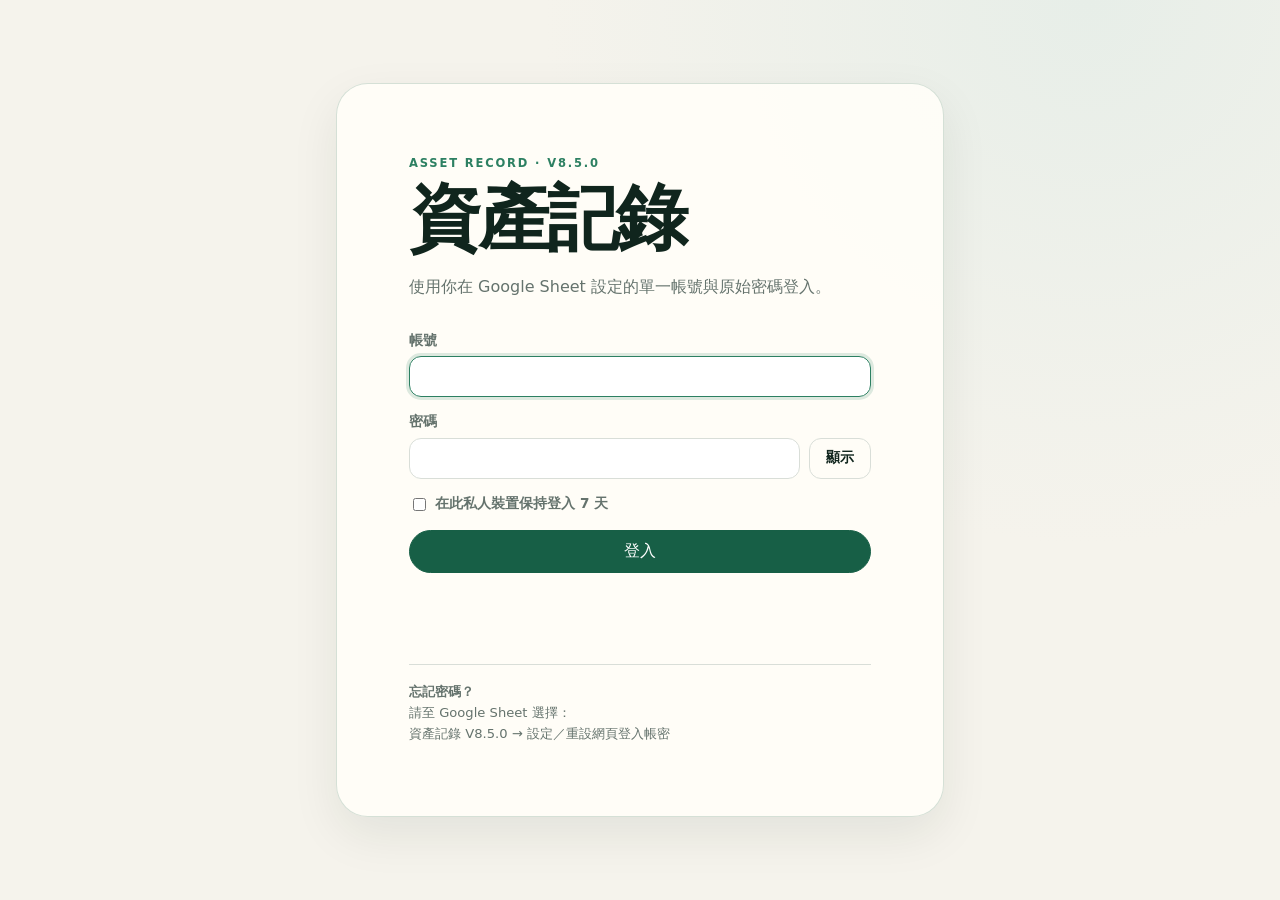
<file: docs/index.html>
<!doctype html>
<html lang="zh-Hant">
<head>
  <meta charset="utf-8">
  <meta name="viewport" content="width=device-width,initial-scale=1">
  <meta name="color-scheme" content="light">
  <title>資產記錄 v8.5.0</title>
  <link rel="stylesheet" href="styles.css">
  <link rel="stylesheet" href="backup-restore/backup-restore.css">
</head>
<body>
  <noscript>此操作介面需要 JavaScript。</noscript>

  <main id="loginView" class="login-shell">
    <section class="login-card" aria-labelledby="loginTitle">
      <div class="eyebrow">ASSET RECORD · V8.5.0</div>
      <h1 id="loginTitle">資產記錄</h1>
      <p>使用你在 Google Sheet 設定的單一帳號與原始密碼登入。</p>
      <form id="loginForm" class="stack">
        <label>帳號<input id="loginUsername" name="username" autocomplete="username" required minlength="3" maxlength="40"></label>
        <label>密碼
          <span class="password-control"><input id="loginPassword" name="password" type="password" autocomplete="current-password" required><button id="toggleLoginPassword" type="button" class="ghost">顯示</button></span>
        </label>
        <label class="inline-check remember-check"><input id="rememberMe" type="checkbox"> 在此私人裝置保持登入 7 天</label>
        <button id="loginSubmit" class="primary" type="submit">登入</button>
        <p id="loginError" class="form-error" role="alert"></p>
      </form>
      <div class="login-help"><strong>忘記密碼？</strong><br>請至 Google Sheet 選擇：<br>資產記錄 V8.5.0 → 設定／重設網頁登入帳密</div>
    </section>
  </main>

  <div id="appView" class="app-shell" hidden>
    <header class="topbar">
      <div><div class="eyebrow">ASSET RECORD</div><strong>資產記錄</strong></div>
      <div class="top-actions"><span id="syncState" class="status-pill">準備就緒</span><button id="logoutButton" class="ghost" type="button">登出</button></div>
    </header>
    <div id="recalcWarning" class="warning" role="status" hidden>資料已變更，等待集中重算；目前仍可查閱既有資料。</div>
    <div id="globalError" class="global-error" role="alert" hidden></div>

    <nav class="view-tabs" aria-label="主要功能">
      <button type="button" data-view="overview" class="active">總覽</button>
      <button type="button" data-view="transactions">交易</button>
      <button type="button" data-view="instruments">投資標的</button>
      <button type="button" data-view="cashflows">資金流水</button>
      <button type="button" data-view="system">系統</button>
    </nav>

    <main class="content">
      <section id="view-overview" class="view active-view" aria-labelledby="overviewTitle">
        <div class="section-head"><div><p class="eyebrow">PORTFOLIO</p><h1 id="overviewTitle">投資總覽</h1></div><button type="button" class="ghost refresh-view">更新畫面</button></div>
        <div id="metricCards" class="metric-grid six-cards"></div>
        <div class="trend-stack">
          <article class="panel trend-panel"><div class="panel-title"><h2>投資以來</h2><span>淨資產／外部淨投入</span></div><svg id="longTermTrendChart" viewBox="0 0 760 300" role="img" aria-label="投資以來資產趨勢"></svg></article>
          <article class="panel trend-panel"><div class="panel-title"><h2>最近六個月</h2><span>淨資產／外部淨投入</span></div><svg id="sixMonthTrendChart" viewBox="0 0 760 300" role="img" aria-label="最近六個月資產趨勢"></svg></article>
        </div>
        <div class="panel-grid overview-lower">
          <article class="panel"><div class="panel-title"><h2>資產配置</h2><span>依最新完整資料</span></div><div id="allocationList" class="allocation"></div></article>
          <article class="panel"><div class="panel-title"><h2>需要留意</h2><span>最多三項</span></div><div id="alertList" class="alert-list"></div></article>
        </div>
        <div id="systemStatusBar" class="system-status-bar" role="status"></div>
      </section>

      <section id="view-transactions" class="view" aria-labelledby="transactionsTitle" hidden>
        <div class="section-head"><div><p class="eyebrow">LEDGER</p><h1 id="transactionsTitle">交易</h1></div><button id="newTransaction" class="primary" type="button">新增交易</button></div>
        <form id="transactionFilters" class="filters wide">
          <input name="query" type="search" placeholder="搜尋標的代號或名稱">
          <input name="assetCode" placeholder="標的代號">
          <select name="type"><option value="">全部類型</option><option value="buy">買進</option><option value="sell">賣出</option><option value="dividend">現金股利</option><option value="stock_dividend">股票股利</option><option value="split">分割</option><option value="reverse_split">反向分割</option><option value="adjustment">現金調整</option></select>
          <input name="dateFrom" type="date" aria-label="起始日期"><input name="dateTo" type="date" aria-label="結束日期">
          <select name="deleted"><option value="active">有效資料</option><option value="deleted">已刪除</option><option value="all">全部</option></select>
          <button type="submit">套用</button>
        </form>
        <div id="transactionTable" class="table-wrap responsive-table"></div><div id="transactionPager" class="pager"></div>
      </section>

      <section id="view-instruments" class="view" aria-labelledby="instrumentsTitle" hidden>
        <div class="section-head"><div><p class="eyebrow">INSTRUMENTS</p><h1 id="instrumentsTitle">投資標的</h1></div><button id="newAsset" class="primary" type="button">新增標的</button></div>
        <form id="instrumentFilters" class="filters">
          <input name="query" type="search" placeholder="搜尋代號或名稱">
          <select name="type"><option value="">全部類型</option><option value="tw_stock">台股</option><option value="us_stock">美股</option><option value="fund">基金</option></select>
          <select name="status"><option value="all">全部狀態</option><option value="held">持有中</option><option value="closed">已清倉</option><option value="price_error">價格更新異常</option></select>
          <button type="submit">套用</button>
        </form>
        <article class="panel list-panel"><div class="panel-title"><h2>目前持倉與標的績效</h2><span>目前價格、報酬率與 XIRR</span></div><div id="performanceTable" class="table-wrap responsive-table"></div><div id="performancePager" class="pager"></div></article>
        <article class="panel list-panel"><div class="panel-title"><h2>標的設定</h2><span>價格／淨值更新狀態</span></div><div id="assetTable" class="table-wrap responsive-table"></div><div id="assetPager" class="pager"></div></article>
      </section>

      <section id="view-cashflows" class="view" aria-labelledby="cashflowsTitle" hidden>
        <div class="section-head"><div><p class="eyebrow">CASH FLOW</p><h1 id="cashflowsTitle">資金流水</h1></div><button id="newCashFlow" class="primary" type="button">新增流水</button></div>
        <form id="cashFlowFilters" class="filters wide">
          <input name="query" type="search" placeholder="搜尋備註">
          <select name="type"><option value="">全部類型</option><option value="入金">入金</option><option value="出金">出金</option></select>
          <select name="currency"><option value="">全部幣別</option><option>TWD</option><option>USD</option><option>JPY</option><option>EUR</option><option>GBP</option><option>CNY</option><option>HKD</option></select>
          <input name="dateFrom" type="date" aria-label="起始日期"><input name="dateTo" type="date" aria-label="結束日期">
          <select name="deleted"><option value="active">有效資料</option><option value="deleted">已刪除</option><option value="all">全部</option></select>
          <button type="submit">套用</button>
        </form>
        <div id="cashFlowTable" class="table-wrap responsive-table"></div><div id="cashFlowPager" class="pager"></div>
      </section>

      <section id="view-system" class="view system-page" aria-labelledby="systemTitle" hidden>
        <div class="section-head"><div><p class="eyebrow">SYSTEM</p><h1 id="systemTitle">系統</h1></div><button type="button" class="ghost refresh-view">更新狀態</button></div>
        <article class="panel system-section"><div class="panel-title"><h2>帳號與安全</h2><span>Session 與登入狀態</span></div><div id="accountSecurityStatus" class="status-grid"></div><div class="maintenance-actions"><button id="changePassword" type="button">變更網頁登入密碼</button><button id="logoutAllDevices" class="danger-button" type="button">登出所有裝置</button></div><p class="muted">忘記密碼時，請回到 Google Sheet 的「資產記錄 V8.5.0」選單重設。</p></article>
        <article class="panel system-section"><div class="panel-title"><h2>資料維護</h2><span>工作統一由每日排程處理</span></div><div id="jobCards" class="job-grid"></div><div class="maintenance-actions"><button id="requestMarket" type="button">排入市場更新</button><button id="requestRebuild" class="primary" type="button">排入完整歷史重建</button></div></article>
        <article class="panel system-section backup-page"><div class="section-head compact"><div><h2>備份與還原</h2><p class="muted">沿用 v8.4 完整備份與可回復還原流程。</p></div><div class="section-actions"><button id="restoreData" class="ghost" type="button">還原資料</button><button id="newBackup" class="primary" type="button">建立新備份</button></div></div><div id="backupOverview" class="backup-overview" aria-live="polite"></div><div id="restoreRecovery" class="restore-recovery" aria-live="assertive" hidden></div><div class="backup-list-actions"><label class="inline-check"><input id="showInvalidBackups" type="checkbox"> 顯示無效備份</label><button id="addLegacyBackup" class="ghost" type="button">加入其他備份檔</button><button id="refreshBackups" class="ghost" type="button">載入／更新備份清單</button></div><div id="backupTable" class="table-wrap backup-table"></div></article>
        <article class="panel system-section"><div class="panel-title"><h2>系統資訊</h2><span>版本與每日排程</span></div><div id="systemInfo" class="status-grid"></div><details id="technicalInfo"><summary>技術資訊</summary><pre id="technicalInfoBody"></pre></details></article>
      </section>
    </main>
  </div>

  <dialog id="editorDialog" class="editor-drawer">
    <form id="editorForm" method="dialog" class="dialog-card drawer-card">
      <div class="dialog-head"><h2 id="editorTitle">編輯</h2><button id="closeEditor" type="button" class="icon-button" aria-label="關閉">×</button></div>
      <div id="editorFields" class="form-grid"></div>
      <div id="transactionEstimate" class="transaction-estimate" hidden></div>
      <p id="editorError" class="form-error" role="alert"></p>
      <div class="dialog-actions"><button id="cancelEditor" type="button" class="ghost">取消</button><button id="saveEditor" type="submit" class="primary">儲存</button></div>
    </form>
  </dialog>

  <dialog id="reauthDialog">
    <form id="reauthForm" class="dialog-card">
      <div class="dialog-head"><h2 id="reauthTitle">再次驗證密碼</h2><button id="closeReauth" type="button" class="icon-button" aria-label="關閉">×</button></div>
      <p class="muted">高風險操作需要再次輸入目前的原始密碼。</p>
      <label>帳號<input id="reauthUsername" autocomplete="username" required></label>
      <label>密碼<input id="reauthPassword" type="password" autocomplete="current-password" required></label>
      <p id="reauthError" class="form-error" role="alert"></p>
      <div class="dialog-actions"><button id="cancelReauth" type="button" class="ghost">取消</button><button id="submitReauth" type="submit" class="danger-button">驗證並繼續</button></div>
    </form>
  </dialog>

  <dialog id="changePasswordDialog">
    <form id="changePasswordForm" class="dialog-card">
      <div class="dialog-head"><h2>變更網頁登入密碼</h2><button id="closeChangePassword" type="button" class="icon-button" aria-label="關閉">×</button></div>
      <p class="muted">新密碼至少 8 個 Unicode 字元；儲存後所有裝置會立即登出。</p>
      <label>新密碼<input id="newPassword" type="password" autocomplete="new-password" required></label>
      <label>再次輸入新密碼<input id="confirmNewPassword" type="password" autocomplete="new-password" required></label>
      <button id="toggleNewPasswords" type="button" class="ghost">顯示密碼</button>
      <p id="changePasswordError" class="form-error" role="alert"></p>
      <div class="dialog-actions"><button id="cancelChangePassword" type="button" class="ghost">取消</button><button id="submitChangePassword" type="submit" class="danger-button">變更並登出</button></div>
    </form>
  </dialog>

  <dialog id="backupWizardDialog" class="wizard-dialog"><form id="backupWizardForm" method="dialog" class="dialog-card wizard-card"><div class="dialog-head"><div><p id="backupWizardStep" class="eyebrow">步驟 1 / 3</p><h2 id="backupWizardTitle">確認資料</h2></div><button id="closeBackupWizard" type="button" class="icon-button" aria-label="關閉">×</button></div><div id="backupWizardBody" class="wizard-body" aria-live="polite"></div><p id="backupWizardError" class="form-error" role="alert"></p><div id="backupWizardActions" class="dialog-actions"></div></form></dialog>
  <dialog id="restoreWizardDialog" class="wizard-dialog restore-wizard-dialog"><form id="restoreWizardForm" method="dialog" class="dialog-card wizard-card"><div class="dialog-head"><div><p id="restoreWizardStep" class="eyebrow">步驟 1 / 4</p><h2 id="restoreWizardTitle">選擇備份</h2></div><button id="closeRestoreWizard" type="button" class="icon-button" aria-label="關閉">×</button></div><div id="restoreWizardBody" class="wizard-body" aria-live="polite"></div><p id="restoreWizardError" class="form-error" role="alert"></p><div id="restoreWizardActions" class="dialog-actions"></div></form></dialog>
  <dialog id="legacyBackupDialog"><form id="legacyBackupForm" class="dialog-card"><div class="dialog-head"><h2>加入其他備份檔</h2><button id="closeLegacyBackup" type="button" class="icon-button" aria-label="關閉">×</button></div><p class="muted">貼上舊版 Google Sheet 備份網址。系統只會讀取、檢查並登記。</p><label class="reauth-field">Google Sheet 網址<input id="legacyBackupUrl" type="url" required placeholder="https://docs.google.com/spreadsheets/d/…/edit" autocomplete="off"></label><p id="legacyBackupError" class="form-error" role="alert"></p><div class="dialog-actions"><button id="cancelLegacyBackup" type="button" class="ghost">取消</button><button id="saveLegacyBackup" type="submit" class="primary">檢查並加入</button></div></form></dialog>

  <script src="config.js"></script>
  <script src="src/auth/session-store.js"></script>
  <script src="src/auth/password-kdf.js"></script>
  <script src="api-client.js"></script>
  <script src="src/auth/auth-api.js"></script>
  <script src="src/auth/login-page.js"></script>
  <script src="src/auth/auth-guard.js"></script>
  <script src="ui-format.js"></script>
  <script src="backup-restore/backup-restore-api.js"></script>
  <script src="backup-restore/backup-wizard.js"></script>
  <script src="backup-restore/restore-wizard.js"></script>
  <script src="backup-restore/backup-restore-page.js"></script>
  <script src="app.js"></script>
</body>
</html>
</file>
<file: docs/styles.css>
:root {
  --ink: #10251d;
  --muted: #65736d;
  --paper: #f5f3ec;
  --panel: #fffdf8;
  --line: #d9ded8;
  --green: #175f46;
  --green-2: #2d8062;
  --mint: #dcebe3;
  --gold: #bd852c;
  --danger: #a13c34;
  --shadow: 0 18px 48px rgba(16, 37, 29, .08);
  font-family: Inter, "Noto Sans TC", system-ui, -apple-system, BlinkMacSystemFont, "Segoe UI", sans-serif;
  color: var(--ink);
  background: var(--paper);
}

* { box-sizing: border-box; }
[hidden] { display: none !important; }
body { margin: 0; min-height: 100vh; background: radial-gradient(circle at 85% 0, #e7eee8 0, transparent 34rem), var(--paper); }
button, input, select, textarea { font: inherit; }
button { border: 1px solid var(--line); border-radius: 999px; padding: .65rem 1rem; color: var(--ink); background: #fff; cursor: pointer; }
button:hover { border-color: var(--green-2); }
button:disabled { opacity: .5; cursor: wait; }
.primary { color: #fff; border-color: var(--green); background: var(--green); }
.primary:hover { background: #0e4c37; }
.ghost { background: transparent; }
.eyebrow { color: var(--green-2); font-size: .72rem; font-weight: 800; letter-spacing: .16em; }
.muted { color: var(--muted); font-size: .88rem; }
.form-error, .global-error { color: var(--danger); min-height: 1.25rem; }

.login-shell { min-height: 100vh; display: grid; place-items: center; padding: 1.25rem; }
.login-card { width: min(38rem, 100%); padding: clamp(2rem, 7vw, 4.5rem); border: 1px solid rgba(23, 95, 70, .18); border-radius: 2rem; background: rgba(255, 253, 248, .94); box-shadow: var(--shadow); }
.login-card h1 { margin: .8rem 0 1rem; font-family: Georgia, "Noto Serif TC", serif; font-size: clamp(2.4rem, 8vw, 4.5rem); line-height: 1.02; letter-spacing: -.04em; }
.login-card p { color: var(--muted); line-height: 1.7; }
.stack { display: grid; gap: 1rem; margin-top: 2rem; }
label { display: grid; gap: .4rem; color: var(--muted); font-size: .85rem; font-weight: 650; }
input, select, textarea { width: 100%; min-width: 0; border: 1px solid var(--line); border-radius: .75rem; padding: .72rem .8rem; color: var(--ink); background: #fff; }
input:focus, select:focus, textarea:focus { outline: 3px solid rgba(45, 128, 98, .16); border-color: var(--green-2); }

.app-shell { min-height: 100vh; }
.topbar { position: sticky; top: 0; z-index: 10; min-height: 4.75rem; display: flex; justify-content: space-between; align-items: center; padding: .8rem clamp(1rem, 4vw, 3rem); border-bottom: 1px solid rgba(217, 222, 216, .9); backdrop-filter: blur(14px); background: rgba(245, 243, 236, .88); }
.topbar strong { font-family: Georgia, "Noto Serif TC", serif; font-size: 1.35rem; }
.top-actions { display: flex; align-items: center; gap: .75rem; }
.status-pill { padding: .35rem .65rem; border-radius: 999px; color: var(--green); background: var(--mint); font-size: .78rem; }
.warning, .global-error { margin: 1rem clamp(1rem, 4vw, 3rem) 0; padding: .85rem 1rem; border-radius: .8rem; }
.warning { border: 1px solid #dec28d; background: #fff4d9; color: #6a4a14; }
.global-error { border: 1px solid #e8b1ad; background: #fff0ef; }
.view-tabs { display: flex; gap: .35rem; padding: 1rem clamp(1rem, 4vw, 3rem) 0; overflow-x: auto; }
.view-tabs button { flex: 0 0 auto; background: transparent; }
.view-tabs button.active { color: #fff; background: var(--ink); border-color: var(--ink); }
.content { width: min(1180px, 100%); margin: auto; padding: 1.2rem clamp(1rem, 4vw, 3rem) 4rem; }
.view { animation: enter .18s ease-out; }
@keyframes enter { from { opacity: 0; transform: translateY(5px); } }
.section-head { display: flex; align-items: end; justify-content: space-between; gap: 1rem; margin: 1rem 0 1.2rem; }
.section-head h1 { margin: .25rem 0 0; font-family: Georgia, "Noto Serif TC", serif; font-size: clamp(2rem, 5vw, 3.5rem); letter-spacing: -.035em; }

.metric-grid { display: grid; grid-template-columns: repeat(3, minmax(0, 1fr)); gap: .8rem; }
.metric-card { min-height: 9rem; display: flex; flex-direction: column; justify-content: space-between; padding: 1.1rem; border: 1px solid var(--line); border-radius: 1.1rem; background: var(--panel); box-shadow: 0 8px 28px rgba(16, 37, 29, .04); }
.metric-card .label { color: var(--muted); font-size: .82rem; }
.metric-card strong { font-family: Georgia, "Noto Serif TC", serif; font-size: clamp(1.35rem, 3vw, 2.2rem); }
.panel-grid { display: grid; grid-template-columns: minmax(18rem, .72fr) minmax(0, 1.6fr); gap: .8rem; margin-top: .8rem; }
.panel { padding: 1rem; border: 1px solid var(--line); border-radius: 1.1rem; background: var(--panel); }
.panel-title { display: flex; justify-content: space-between; gap: 1rem; align-items: baseline; }
.panel-title h2 { margin: 0; font-size: 1.05rem; }
.panel-title span { color: var(--muted); font-size: .75rem; }
.allocation { display: grid; gap: .85rem; margin-top: 1.4rem; }
.allocation-row { display: grid; grid-template-columns: 5rem 1fr auto; gap: .65rem; align-items: center; font-size: .84rem; }
.allocation-track { height: .55rem; overflow: hidden; border-radius: 999px; background: #e8ebe7; }
.allocation-fill { height: 100%; border-radius: inherit; background: var(--green-2); }
.trend-panel svg { width: 100%; min-height: 260px; overflow: visible; }
.chart-grid { stroke: #dfe4df; stroke-width: 1; }
.chart-net { fill: none; stroke: var(--green); stroke-width: 4; }
.chart-contribution { fill: none; stroke: var(--gold); stroke-width: 3; stroke-dasharray: 8 7; }
.chart-label { fill: var(--muted); font-size: 11px; }

.filters { display: grid; grid-template-columns: minmax(12rem, 1.5fr) repeat(2, minmax(9rem, .7fr)) auto; gap: .6rem; margin-bottom: 1rem; }
.filters.wide { grid-template-columns: minmax(12rem, 1.4fr) repeat(5, minmax(8rem, .65fr)) auto; }
.table-wrap { overflow: auto; border: 1px solid var(--line); border-radius: 1rem; background: var(--panel); }
table { width: 100%; border-collapse: collapse; white-space: nowrap; }
th, td { padding: .8rem .75rem; border-bottom: 1px solid #e8ebe7; text-align: left; font-size: .84rem; }
th { position: sticky; top: 0; z-index: 1; color: var(--muted); background: #faf9f4; font-size: .73rem; letter-spacing: .04em; }
td.numeric { font-variant-numeric: tabular-nums; text-align: right; }
#performanceTable th, #performanceTable td { text-align: center; }
.row-actions { display: flex; gap: .35rem; }
.row-actions button { padding: .35rem .6rem; font-size: .75rem; }
.danger { color: var(--danger); }
.empty-state { padding: 3rem 1rem; color: var(--muted); text-align: center; }
.pager { min-height: 3.5rem; display: flex; justify-content: space-between; align-items: center; gap: 1rem; }
.pager div { display: flex; gap: .4rem; }

.job-grid { display: grid; grid-template-columns: repeat(3, minmax(0, 1fr)); gap: .8rem; }
.job-card { padding: 1.1rem; border: 1px solid var(--line); border-radius: 1rem; background: var(--panel); }
.job-card h2 { margin: 0 0 .8rem; font-size: 1rem; }
.job-card dl { display: grid; grid-template-columns: auto 1fr; gap: .5rem 1rem; margin: 0; font-size: .82rem; }
.job-card dt { color: var(--muted); }.job-card dd { margin: 0; text-align: right; overflow-wrap: anywhere; }
.maintenance-actions { display: flex; gap: .65rem; margin-top: 1rem; }

dialog { width: min(48rem, calc(100% - 2rem)); max-height: calc(100vh - 2rem); padding: 0; border: 0; border-radius: 1.2rem; box-shadow: var(--shadow); background: var(--panel); }
dialog::backdrop { background: rgba(9, 25, 18, .48); backdrop-filter: blur(3px); }
.dialog-card { padding: 1.1rem; overflow: auto; }
.dialog-head { display: flex; justify-content: space-between; align-items: center; }
.dialog-head h2 { margin: 0; font-family: Georgia, "Noto Serif TC", serif; font-size: 1.8rem; }
.icon-button { width: 2.4rem; height: 2.4rem; padding: 0; font-size: 1.5rem; }
.form-grid { display: grid; grid-template-columns: repeat(2, minmax(0, 1fr)); gap: .8rem; margin: 1rem 0; }
.form-grid .full { grid-column: 1 / -1; }
.checkbox-field { display: flex; align-items: center; gap: .55rem; align-self: end; min-height: 2.8rem; }
.checkbox-field input { width: auto; }
.dialog-actions { display: flex; justify-content: flex-end; gap: .6rem; }

.password-control { display: grid; grid-template-columns: 1fr auto; gap: .55rem; }
.password-control button { border-radius: .75rem; }
.remember-check { display: flex; align-items: center; gap: .55rem; }
.remember-check input, .inline-check input { width: auto; }
.login-help { margin-top: 1.4rem; padding-top: 1rem; border-top: 1px solid var(--line); color: var(--muted); font-size: .82rem; line-height: 1.6; }
.trend-stack { display: grid; grid-template-columns: 1fr 1fr; gap: .8rem; margin-top: .8rem; }
.overview-lower { grid-template-columns: 1fr 1fr; }
.alert-list { display: grid; gap: .65rem; margin-top: 1rem; }
.alert-item { padding: .8rem; border-radius: .8rem; border: 1px solid #dec28d; background: #fff4d9; color: #6a4a14; }
.alert-item.success { border-color: #b9d8c8; background: #edf7f1; color: var(--green); }
.system-status-bar { margin-top: .8rem; padding: .8rem 1rem; border: 1px solid var(--line); border-radius: .9rem; background: #eef4ef; color: #38584c; font-size: .85rem; }
.list-panel, .system-section { margin-top: .8rem; }
.status-grid { display: grid; grid-template-columns: repeat(4, minmax(0, 1fr)); gap: .65rem; margin-top: 1rem; }
.status-item { display: grid; gap: .3rem; padding: .8rem; border: 1px solid var(--line); border-radius: .8rem; background: #faf9f4; }
.status-item span { color: var(--muted); font-size: .75rem; }
.section-head.compact { align-items: center; margin-top: 0; }
.section-head.compact h2 { margin: 0; }
.system-section details { margin-top: 1rem; border-top: 1px solid var(--line); padding-top: .8rem; }
.system-section summary { cursor: pointer; color: var(--muted); font-weight: 700; }
.system-section pre { max-height: 22rem; overflow: auto; padding: .8rem; border-radius: .8rem; background: #f3f2ed; font-size: .76rem; white-space: pre-wrap; }
.danger-button { color: #fff; border-color: var(--danger); background: var(--danger); }
.field-error { min-height: 1em; color: var(--danger); font-size: .72rem; font-weight: 500; }
.transaction-estimate { margin: 0 0 1rem; padding: .75rem; border-radius: .75rem; background: var(--mint); color: var(--green); font-weight: 700; }
.editor-drawer.transaction-drawer { width: min(34rem, 100vw); height: 100vh; max-height: 100vh; margin: 0 0 0 auto; border-radius: 1.2rem 0 0 1.2rem; }
.editor-drawer.transaction-drawer .drawer-card { height: 100%; display: flex; flex-direction: column; }
.editor-drawer.transaction-drawer .form-grid { flex: 1; overflow: auto; grid-template-columns: 1fr; padding-right: .25rem; }
.editor-drawer.transaction-drawer .form-grid .full { grid-column: auto; }

@media (max-width: 1050px) {
  .metric-grid { grid-template-columns: repeat(2, minmax(0, 1fr)); }
  .panel-grid { grid-template-columns: 1fr; }
  .filters, .filters.wide { grid-template-columns: repeat(3, minmax(0, 1fr)); }
  .job-grid { grid-template-columns: 1fr; }
  .trend-stack { grid-template-columns: 1fr; }
  .status-grid { grid-template-columns: repeat(2, minmax(0, 1fr)); }
}
@media (max-width: 650px) {
  .topbar { position: static; }.status-pill { display: none; }
  .view-tabs { display: grid; grid-template-columns: repeat(5, minmax(0, 1fr)); gap: .2rem; padding: .8rem .5rem 0; overflow-x: visible; }
  .view-tabs button { min-width: 0; padding: .55rem .2rem; font-size: .8rem; white-space: nowrap; }
  .content { padding-top: .5rem; }.section-head { align-items: center; }
  .section-head h1 { font-size: 2.15rem; }
  .metric-grid { grid-template-columns: repeat(2, minmax(0, 1fr)); }
  .metric-card { min-height: 7.5rem; }
  .filters, .filters.wide { grid-template-columns: 1fr 1fr; }
  .filters > :first-child { grid-column: 1 / -1; }
  .form-grid { grid-template-columns: 1fr; }.form-grid .full { grid-column: auto; }
  .maintenance-actions { flex-direction: column; }
  .status-grid { grid-template-columns: 1fr 1fr; }
  .responsive-table { border: 0; background: transparent; overflow: visible; }
  .responsive-table table, .responsive-table tbody { display: block; }
  .responsive-table thead { display: none; }
  .responsive-table tr { display: block; margin-bottom: .75rem; padding: .6rem; border: 1px solid var(--line); border-radius: .9rem; background: var(--panel); }
  .responsive-table td { display: grid; grid-template-columns: minmax(6rem, .75fr) 1fr; gap: .8rem; padding: .5rem; border: 0; white-space: normal; text-align: right; }
  .responsive-table td::before { content: attr(data-label); color: var(--muted); text-align: left; font-size: .75rem; }
  .responsive-table td.numeric { text-align: right; }
  .row-actions { justify-content: flex-end; }
  .editor-drawer.transaction-drawer { width: 100vw; border-radius: 0; }
}
</file>
<file: docs/backup-restore/backup-restore.css>
.backup-overview { display: grid; grid-template-columns: repeat(4, minmax(0, 1fr)); gap: .7rem; margin: 1.25rem 0; }
.backup-stat { min-height: 6.5rem; display: flex; flex-direction: column; justify-content: space-between; padding: 1rem; border: 1px solid var(--line); border-radius: 1rem; background: var(--panel); }
.backup-stat span { color: var(--muted); font-size: .78rem; }
.backup-stat strong { font-family: Georgia, "Noto Serif TC", serif; font-size: 1.25rem; }
.backup-list-panel { padding: 0; overflow: hidden; }
.backup-list-head { padding: 1rem; }
.backup-list-actions { display: flex; align-items: center; gap: .65rem; }
.inline-check { display: flex; grid-template-columns: auto 1fr; align-items: center; gap: .4rem; }
.inline-check input { width: auto; }
.backup-table { border-width: 1px 0 0; border-radius: 0; }
.button-link { display: inline-block; padding: .35rem .65rem; border: 1px solid var(--line); border-radius: 999px; color: var(--ink); text-decoration: none; }
.status-good { color: var(--green); font-weight: 700; }
.status-bad { color: var(--danger); font-weight: 700; }
.section-actions, .restore-recovery-actions { display: flex; align-items: center; gap: .6rem; }
.row-actions .button-link { background: transparent; font: inherit; cursor: pointer; }
.restore-recovery { display: flex; align-items: center; justify-content: space-between; gap: 1rem; margin: 0 0 1rem; padding: 1rem; border: 1px solid #d58a36; border-radius: 1rem; background: #fff7e9; }
.restore-recovery p { margin: .3rem 0 0; color: var(--muted); }
.danger-button { border-color: var(--danger); background: var(--danger); color: #fff; }
.wizard-dialog { width: min(46rem, calc(100% - 2rem)); max-height: calc(100vh - 2rem); overflow: auto; }
.wizard-card { min-height: 32rem; display: flex; flex-direction: column; }
.wizard-body { flex: 1; padding: 1.25rem 0; }
.wizard-summary { display: grid; grid-template-columns: minmax(10rem, .8fr) 1.4fr; gap: .7rem 1rem; margin: 0; }
.wizard-summary dt { color: var(--muted); }
.wizard-summary dd { margin: 0; font-weight: 700; overflow-wrap: anywhere; }
.reason-list { display: grid; gap: .6rem; padding: 0; border: 0; }
.reason-list legend { margin-bottom: .8rem; font-weight: 700; }
.reason-option { display: flex; grid-template-columns: auto 1fr; align-items: center; gap: .6rem; padding: .7rem .8rem; border: 1px solid var(--line); border-radius: .8rem; background: #fff; }
.reason-option input { width: auto; }
.note-field { margin-top: 1rem; }
.wizard-lead { font-size: 1.05rem; font-weight: 700; }
.check-list { display: grid; gap: .55rem; padding: 0; list-style: none; color: var(--green); }
.wizard-notice { margin-top: 1.2rem; padding: .85rem; border-radius: .8rem; background: var(--mint); }
.progress-list { display: grid; gap: .7rem; margin: 0; padding-left: 1.6rem; }
.progress-list li { color: var(--muted); }
.progress-list li.done { color: var(--green); }
.progress-list li.active { color: var(--ink); font-weight: 800; }
.progress-list li.failed { color: var(--danger); font-weight: 800; }
.restore-choice-list { display: grid; gap: .65rem; margin: 0; padding: 0; border: 0; }
.restore-choice-list legend { margin-bottom: .8rem; font-weight: 700; }
.restore-choice { display: grid; grid-template-columns: auto 1fr; gap: .75rem; align-items: flex-start; padding: .85rem; border: 1px solid var(--line); border-radius: .85rem; }
.restore-choice input, .restore-option input, .legacy-confirm input { width: auto; margin-top: .2rem; }
.restore-choice span, .restore-option span { display: grid; gap: .25rem; }
.restore-choice small, .restore-option small { color: var(--muted); }
.legacy-badge { width: fit-content; padding: .15rem .45rem; border-radius: 999px; background: #fff1cf; color: #8a5a00; font-size: .72rem; font-style: normal; }
.restore-comparison { width: 100%; border-collapse: collapse; }
.restore-comparison th, .restore-comparison td { padding: .7rem; border-bottom: 1px solid var(--line); text-align: left; }
.restore-comparison .numeric { text-align: right; }
.restore-target { color: var(--green); font-weight: 800; }
.wizard-danger { padding: .85rem; border-left: .25rem solid var(--danger); border-radius: .35rem; background: #fff2f0; color: #7b251d; }
.restore-options { display: grid; gap: .6rem; }
.restore-fixed-options { margin-bottom: 1rem; padding: .8rem; border-radius: .8rem; background: var(--mint); }
.restore-fixed-options .check-list { margin-bottom: 0; }
.restore-option, .legacy-confirm { display: grid; grid-template-columns: auto 1fr; gap: .65rem; align-items: flex-start; padding: .75rem; border: 1px solid var(--line); border-radius: .8rem; }
.legacy-confirm { margin-top: 1rem; border-color: #d58a36; background: #fff7e9; }
.reauth-field, .confirm-restore-field { display: grid; gap: .45rem; margin-top: 1rem; font-weight: 700; }
.restore-warning-list { display: grid; gap: .45rem; color: #8a5a00; }

@media (max-width: 900px) {
  .backup-overview { grid-template-columns: repeat(2, minmax(0, 1fr)); }
  .backup-list-head { align-items: flex-start; flex-direction: column; }
  .restore-recovery { align-items: flex-start; flex-direction: column; }
}

@media (max-width: 560px) {
  .backup-overview { grid-template-columns: 1fr; }
  .backup-list-actions { align-items: flex-start; flex-direction: column; }
  .section-actions, .restore-recovery-actions { width: 100%; align-items: stretch; flex-direction: column; }
  .wizard-summary { grid-template-columns: 1fr; gap: .25rem; }
  .wizard-summary dd { margin-bottom: .7rem; }
}
</file>
